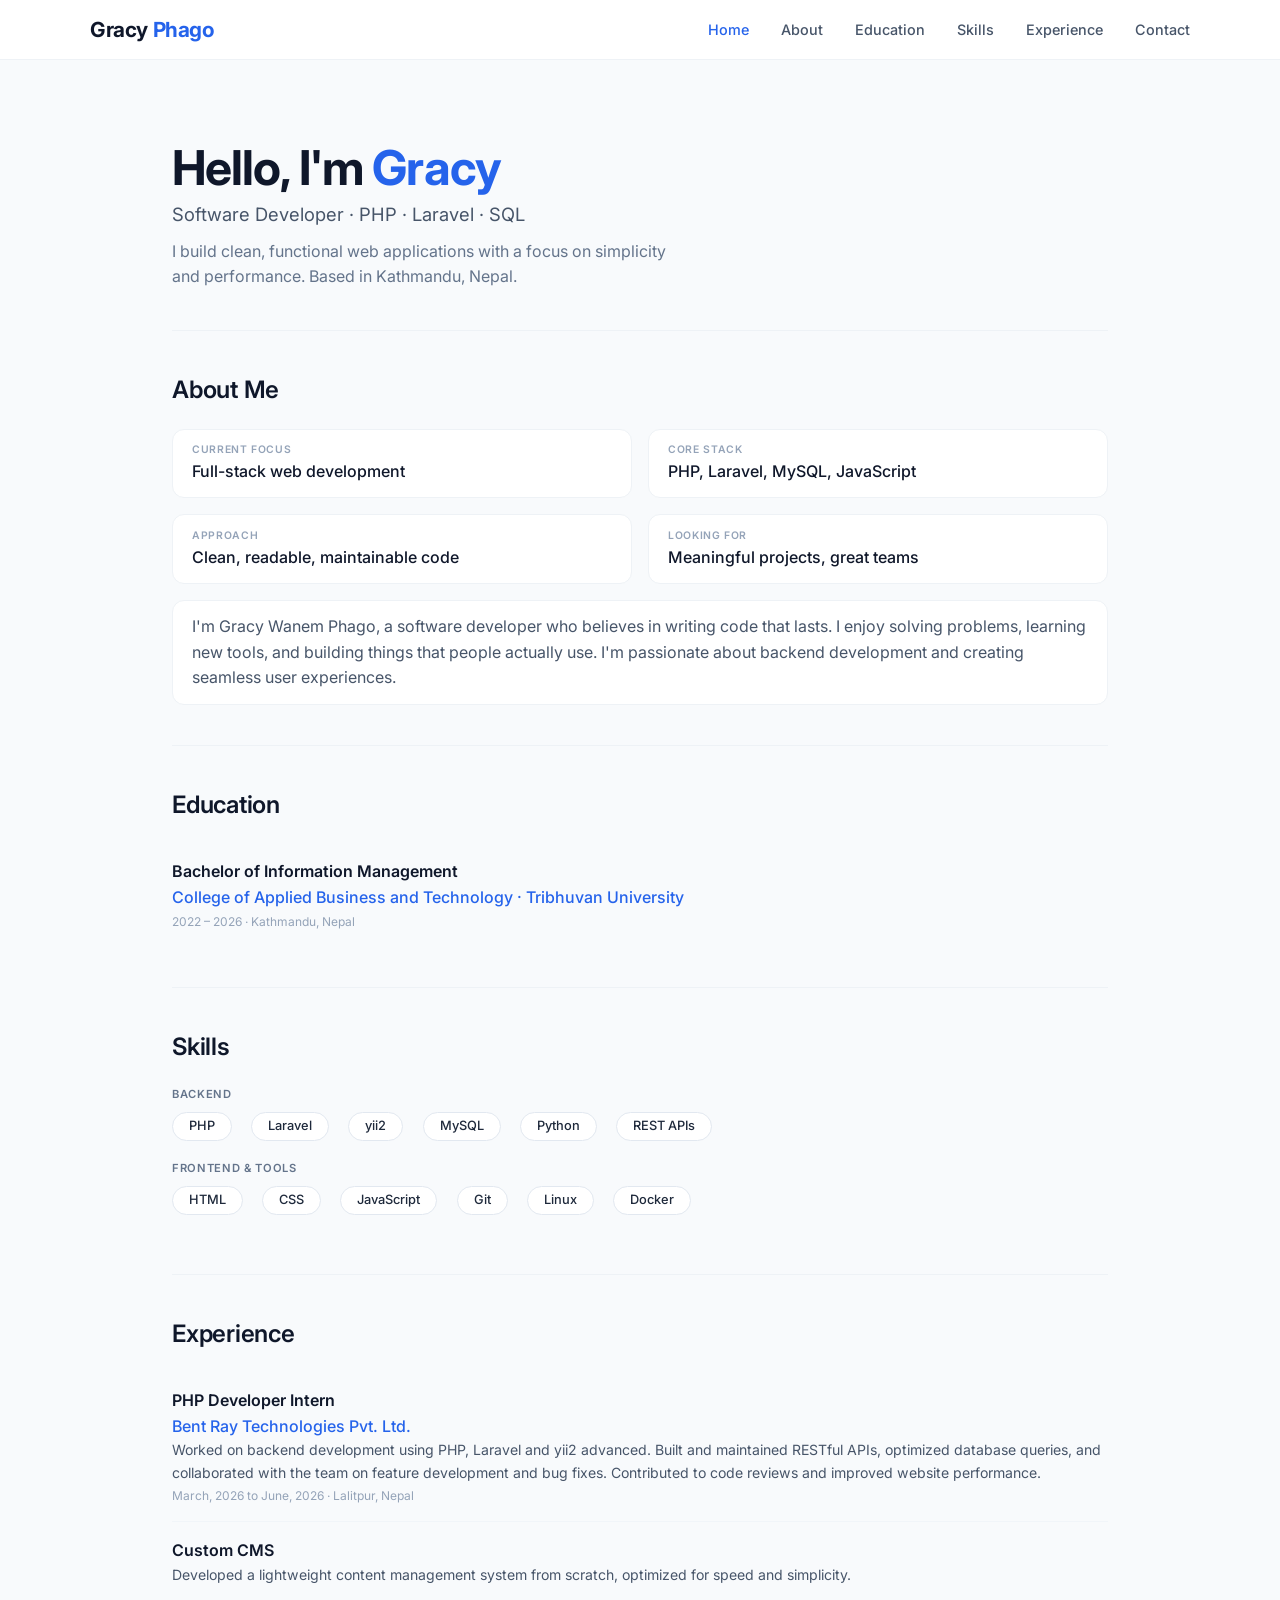
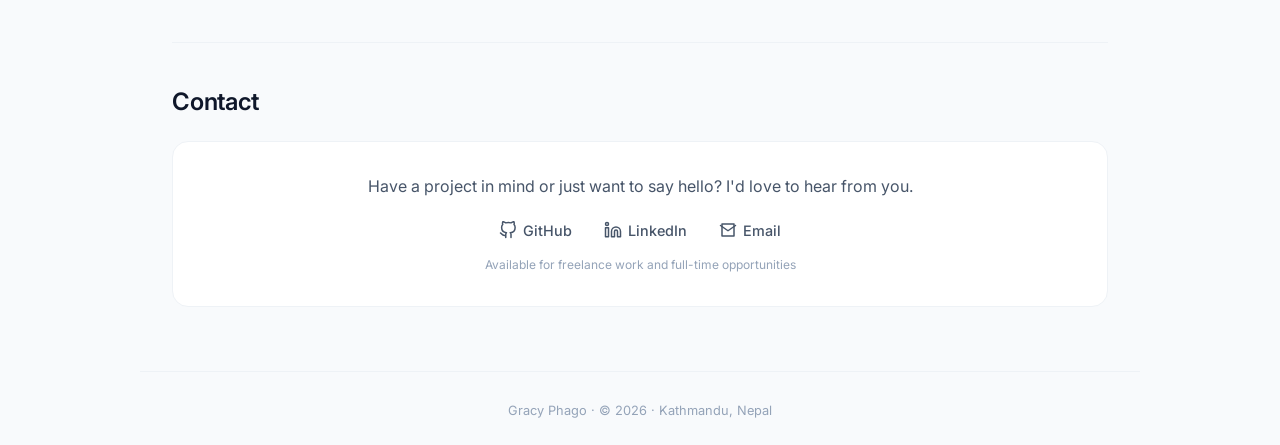
<file: index.html>
<!DOCTYPE html>
<html lang="en">

<head>
  <meta charset="UTF-8" />
  <meta name="viewport" content="width=device-width, initial-scale=1.0" />
  <link rel="icon"
    href="data:image/svg+xml,<svg xmlns='http://www.w3.org/2000/svg' viewBox='0 0 100 100'><text y='.9em' font-size='90'>GP</text></svg>" />
  <!-- Primary Meta Tags -->
  <title>Gracy Phago | Software Developer Portfolio | Nepal</title>

  <meta name="title" content="Gracy Phago | Software Developer Portfolio" />

  <meta name="description"
    content="Gracy Phago is a software developer specializing in Laravel, PHP, JavaScript, and modern web applications." />

  <meta name="keywords"
    content="Gracy Phago, Gracy Wanem Phago, Software Developer,  Software Developer in Kathmandu,Web Developer, Laravel Developer, PHP Developer, PHP Developer in Kathmandu, JavaScript Developer, SQL, Portfolio, Nepal, Kathmandu" />

  <meta name="robots" content="index, follow" />
  <meta name="author" content="Gracy Phago" />

  <link rel="canonical" href="https://gracyphago.com.np/" />

  <!-- Open Graph -->
  <meta property="og:type" content="website" />
  <meta property="og:url" content="https://gracyphago.com.np/" />
  <meta property="og:title" content="Gracy Phago | Software Developer Portfolio" />
  <meta property="og:description"
    content="Gracy Phago is a software developer specializing in Laravel, PHP, JavaScript, and modern web applications." />
  <meta property="og:image" content="https://gracyphago.com.np/og-image.jpg" />

  <!-- Twitter -->
  <meta name="twitter:card" content="summary_large_image" />
  <meta name="twitter:url" content="https://gracyphago.com.np/" />
  <meta name="twitter:title" content="Gracy Phago | Software Developer Portfolio" />
  <meta name="twitter:description"
    content="Gracy Phago is a software developer specializing in Laravel, PHP, JavaScript, and modern web applications." />
  <meta name="twitter:image" content="https://gracyphago.com.np/og-image.jpg" />

  <!-- Apple Touch Icon -->
  <link rel="apple-touch-icon" sizes="180x180" href="apple-touch-icon.png" />
  <link rel="icon" type="image/png" sizes="32x32" href="favicon-32x32.png" />
  <link rel="icon" type="image/png" sizes="16x16" href="favicon-16x16.png" />

  <!-- Fonts -->
  <link rel="preconnect" href="https://fonts.googleapis.com" />
  <link
    href="https://fonts.googleapis.com/css2?family=Inter:opsz,wght@14..32,300;14..32,400;14..32,500;14..32,600;14..32,700&display=swap"
    rel="stylesheet" />

  <link rel="stylesheet" href="style.css" />

  <!-- JSON-LD Structured Data -->
  <script type="application/ld+json">
  {
    "@context": "https://schema.org",
    "@type": "Person",
    "name": "Gracy Phago",
    "jobTitle": "Software Developer",
    "url": "https://gracyphago.com.np/",
    "address": {
      "@type": "PostalAddress",
      "addressCountry": "Nepal",
      "addressLocality": "Kathmandu"
    },
    "sameAs": [
      "https://github.com/phagogracy",
      "https://www.linkedin.com/in/gracy-wanem-phago-60000b256/"
    ],
    "alumniOf": {
      "@type": "EducationalOrganization",
      "name": "Tribhuvan University"
    },
    "knowsAbout": [
      "PHP",
      "Laravel",
      "JavaScript",
      "SQL",
      "HTML",
      "CSS",
      "Web Development"
    ]
  }
  </script>
</head>

<body>
  <!-- navigation -->
  <nav class="navbar">
    <div class="nav-container">
      <div class="logo">Gracy <span>Phago</span></div>
      <div class="nav-links">
        <a href="#home" class="active">Home</a>
        <a href="#about">About</a>
        <a href="#education">Education</a>
        <a href="#skills">Skills</a>
        <a href="#experience">Experience</a>
        <a href="#contact">Contact</a>
      </div>
    </div>
  </nav>

  <!-- main content -->
  <div class="container">

    <!-- hero / home -->
    <section id="home" class="hero">
      <h1>Hello, I'm <span>Gracy</span></h1>
      <div class="tagline">Software Developer · PHP · Laravel · SQL</div>
      <p>I build clean, functional web applications with a focus on simplicity and performance. Based in Kathmandu,
        Nepal.</p>
    </section>

    <!-- about -->
    <section id="about">
      <h2>About Me</h2>
      <div class="about-grid">
        <div class="about-item">
          <div class="label">Current focus</div>
          <div class="value">Full-stack web development</div>
        </div>
        <div class="about-item">
          <div class="label">Core stack</div>
          <div class="value">PHP, Laravel, MySQL, JavaScript</div>
        </div>
        <div class="about-item">
          <div class="label">Approach</div>
          <div class="value">Clean, readable, maintainable code</div>
        </div>
        <div class="about-item">
          <div class="label">Looking for</div>
          <div class="value">Meaningful projects, great teams</div>
        </div>
        <div class="about-bio">
          <p>I'm Gracy Wanem Phago, a software developer who believes in writing code that lasts. I enjoy solving problems,
            learning new tools, and building things that people actually use. I'm passionate about backend development
            and creating seamless user experiences.</p>
        </div>
      </div>
    </section>
    <!-- education -->
    <section id="education">
      <h2>Education</h2>

      <div class="edu-item">
        <div>
          <div class="edu-title">Bachelor of Information Management</div>
          <div class="edu-school">
            <a href="https://cab.edu.np" target="_blank" rel="noopener noreferrer">College of Applied Business and
              Technology</a> · Tribhuvan University
          </div>
          <div class="edu-meta">2022 – 2026 · Kathmandu, Nepal</div>
        </div>
      </div>
    </section>

    <!-- skills -->
    <section id="skills">
      <h2>Skills</h2>
      <div class="skill-group">
        <div class="skill-group-title">Backend</div>
        <div class="skill-row">
          <span class="skill-tag">PHP</span>
          <span class="skill-tag">Laravel</span>
          <span class="skill-tag">yii2</span>
          <span class="skill-tag">MySQL</span>
          <span class="skill-tag">Python</span>
          <span class="skill-tag">REST APIs</span>
        </div>
      </div>
      <div class="skill-group">
        <div class="skill-group-title">Frontend &amp; Tools</div>
        <div class="skill-row">
          <span class="skill-tag">HTML</span>
          <span class="skill-tag">CSS</span>
          <span class="skill-tag">JavaScript</span>
          <span class="skill-tag">Git</span>
          <span class="skill-tag">Linux</span>
          <span class="skill-tag">Docker</span>
        </div>
      </div>
    </section>

    <!-- experience -->
    <section id="experience">
      <h2>Experience</h2>
      <div class="exp-item">
        <div>
          <div class="exp-title">PHP Developer Intern</div>
          <div class="exp-company">
            <a href="https://bentraytech.com" target="_blank" rel="noopener noreferrer">
              Bent Ray Technologies Pvt. Ltd.
            </a>
          </div>
          <div class="exp-desc">Worked on backend development using PHP, Laravel and yii2 advanced. Built and maintained
            RESTful APIs, optimized database queries, and collaborated with the team on feature development and bug
            fixes. Contributed to code reviews and improved website performance.</div>
          <div class="exp-meta">March, 2026 to June, 2026 · Lalitpur, Nepal</div>
        </div>
      </div>

      <div class="exp-item">
        <div>
          <div class="exp-title">Custom CMS</div>
          <div class="exp-desc">Developed a lightweight content management system from scratch, optimized for speed and
            simplicity.</div>
        </div>
      </div>
    </section>
    <!-- contact -->
    <section id="contact">
      <h2>Contact</h2>
      <div class="contact-box">
        <p>Have a project in mind or just want to say hello? I'd love to hear from you.</p>
        <div class="social-links">
          <a href="https://github.com/phagogracy" target="_blank" rel="noopener">
            <svg width="18" height="18" viewBox="0 0 24 24" fill="none" stroke="currentColor" stroke-width="2"
              stroke-linecap="round" stroke-linejoin="round">
              <path
                d="M9 19c-5 1.5-5-2.5-7-3m14 6v-3.87a3.37 3.37 0 0 0-.94-2.61c3.14-.35 6.44-1.54 6.44-7A5.44 5.44 0 0 0 20 4.77 5.07 5.07 0 0 0 19.91 1S18.73.65 16 2.48a13.38 13.38 0 0 0-7 0C6.27.65 5.09 1 5.09 1A5.07 5.07 0 0 0 5 4.77a5.44 5.44 0 0 0-1.5 3.78c0 5.42 3.3 6.61 6.44 7A3.37 3.37 0 0 0 9 18.13V22">
              </path>
            </svg>
            GitHub
          </a>
          <a href="https://www.linkedin.com/in/gracy-wanem-phago-60000b256/" target="_blank" rel="noopener">
            <svg width="18" height="18" viewBox="0 0 24 24" fill="none" stroke="currentColor" stroke-width="2"
              stroke-linecap="round" stroke-linejoin="round">
              <path d="M16 8a6 6 0 0 1 6 6v7h-4v-7a2 2 0 0 0-2-2 2 2 0 0 0-2 2v7h-4v-7a6 6 0 0 1 6-6z"></path>
              <rect x="2" y="9" width="4" height="12"></rect>
              <circle cx="4" cy="4" r="2"></circle>
            </svg>
            LinkedIn
          </a>
          <a href="mailto:phagogracy085@gmail.com">
            <svg width="18" height="18" viewBox="0 0 24 24" fill="none" stroke="currentColor" stroke-width="2"
              stroke-linecap="round" stroke-linejoin="round">
              <path d="M4 4h16v16H4z"></path>
              <polyline points="22,6 12,13 2,6"></polyline>
            </svg>
            Email
          </a>
        </div>
        <div class="contact-note">Available for freelance work and full-time opportunities</div>
      </div>
    </section>
  </div>

  <!-- footer -->
  <footer>
    <span>Gracy Phago</span> · <span>© 2026</span> · <span>Kathmandu, Nepal</span>
  </footer>

  <script src="script.js"></script>
</body>

</html>
</file>
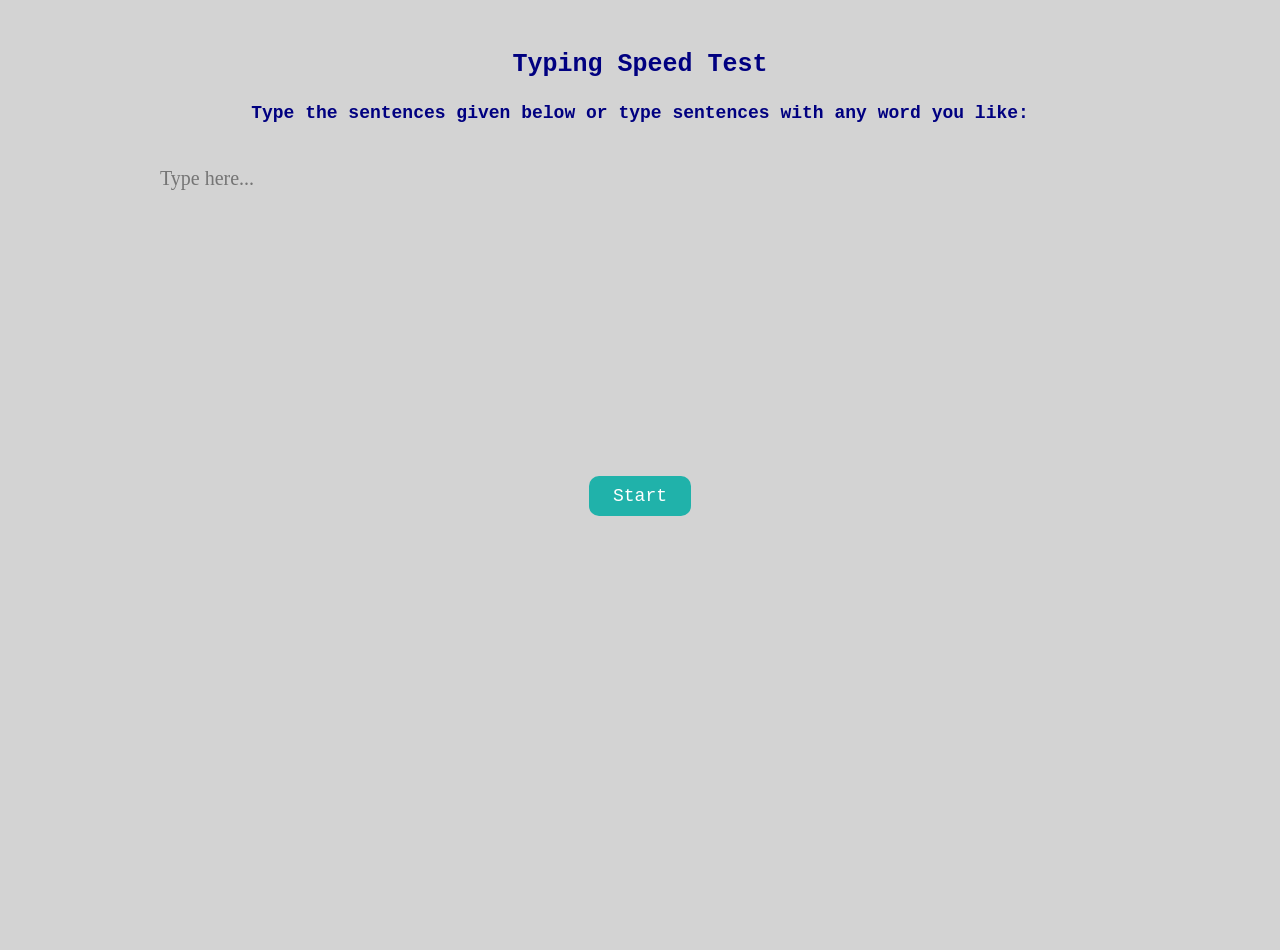
<file: typingtest/index.html>
<!DOCTYPE html>
<html lang="en">
<head>
    <meta charset="UTF-8">
    <meta http-equiv="X-UA-Compatible" content="IE=edge">
    <meta name="viewport" content="width=device-width, initial-scale=1.0">
    <title>Typing Test</title>
    <link rel="stylesheet" href="./style.css">
</head>
<body>

    <div class="container">
        <h2>Typing Speed Test</h2>
        <h3>Type the sentences given below or type sentences with any word you like:</h3>
        <h4 id="showSentence"></h4>
        <br>

        <div class="typing_section">
            <textarea name="textarea" id="textarea" placeholder="Type here..."></textarea>
            <br>
            <button id="btn">Start</button>
            <h1 id="score"></h1>
        </div>
    </div>

    <script src="./main.js"></script>
</body>
</html>
</file>
<file: style.css>
/* reset & base */
* {
    margin: 0;
    padding: 0;
    box-sizing: border-box;
}

html {
    scroll-behavior: smooth;
}

body {
    font-family: 'Inter', system-ui, -apple-system, sans-serif;
    background: #f8fafc;
    color: #0f172a;
    line-height: 1.6;
}

/*  navigation  */
.navbar {
    background: white;
    border-bottom: 1px solid #eef2f6;
    padding: 0.8rem 2rem;
    position: sticky;
    top: 0;
    z-index: 100;
    backdrop-filter: blur(8px);
    background: rgba(255, 255, 255, 0.92);
}

.nav-container {
    max-width: 1100px;
    margin: 0 auto;
    display: flex;
    justify-content: space-between;
    align-items: center;
    flex-wrap: wrap;
    gap: 1rem;
}

.logo {
    font-size: 1.3rem;
    font-weight: 700;
    letter-spacing: -0.02em;
}

.logo span {
    color: #2563eb;
}

.nav-links {
    display: flex;
    gap: 2rem;
    flex-wrap: wrap;
}

.nav-links a {
    color: #475569;
    text-decoration: none;
    font-size: 0.9rem;
    font-weight: 500;
    transition: color 0.2s;
}

.nav-links a:hover {
    color: #2563eb;
}

.nav-links a.active {
    color: #2563eb;
}

/*  container  */
.container {
    max-width: 1000px;
    margin: 0 auto;
    padding: 2rem 2rem 1.5rem;
}

/*  hero section  */
.hero {
    padding: 3rem 0 2.5rem;
}

.hero h1 {
    font-size: 3rem;
    font-weight: 700;
    letter-spacing: -0.02em;
    line-height: 1.15;
    margin-bottom: 0.3rem;
}

.hero h1 span {
    color: #2563eb;
}

.hero .tagline {
    font-size: 1.15rem;
    color: #475569;
    margin-bottom: 0.6rem;
}

.hero p {
    color: #64748b;
    max-width: 520px;
    font-size: 1rem;
}

/*  sections  */
section {
    padding: 2.5rem 0;
    border-bottom: 1px solid #eef2f6;
}

section:last-of-type {
    border-bottom: none;
}

h2 {
    font-size: 1.5rem;
    font-weight: 600;
    margin-bottom: 1.2rem;
    color: #0f172a;
    letter-spacing: -0.01em;
}

/* about */
.about-grid {
    display: grid;
    grid-template-columns: 1fr 1fr;
    gap: 1rem;
}

.about-item {
    background: white;
    padding: 0.8rem 1.2rem;
    border-radius: 12px;
    border: 1px solid #eef2f6;
}

.about-item .label {
    font-size: 0.65rem;
    text-transform: uppercase;
    letter-spacing: 0.06em;
    color: #94a3b8;
    font-weight: 600;
}

.about-item .value {
    font-weight: 500;
    color: #0f172a;
}

.about-bio {
    grid-column: 1 / -1;
    background: white;
    padding: 0.8rem 1.2rem;
    border-radius: 12px;
    border: 1px solid #eef2f6;
}

.about-bio p {
    color: #475569;
}

/* education */
.edu-item {
    display: flex;
    gap: 1rem;
    padding: 1rem 0;
    border-bottom: 1px solid #f1f5f9;
}

.edu-item:last-child {
    border-bottom: none;
}

.edu-title {
    font-weight: 600;
    font-size: 1rem;
    color: #0f172a;
}

.edu-school {
    font-weight: 500;
    color: #2563eb;
}

.edu-school a {
    color: #2563eb;
    text-decoration: none;
    font-weight: 500;
    transition: color 0.2s, border-bottom 0.2s;
    border-bottom: 1px solid transparent;
}

.edu-school a:hover {
    color: #1d4ed8;
    border-bottom: 1px solid #2563eb;
}

.edu-desc {
    font-size: 0.88rem;
    color: #475569;
}

.edu-meta {
    font-size: 0.75rem;
    color: #94a3b8;
    margin-top: 0.1rem;
}

/* skills */
.skill-group {
    margin-bottom: 1.2rem;
}

.skill-group-title {
    font-size: 0.7rem;
    font-weight: 600;
    text-transform: uppercase;
    letter-spacing: 0.06em;
    color: #64748b;
    margin-bottom: 0.5rem;
}

.skill-row {
    display: flex;
    flex-wrap: wrap;
    gap: 0.5rem 1.2rem;
}

.skill-tag {
    background: white;
    padding: 0.2rem 1rem;
    border-radius: 20px;
    font-size: 0.8rem;
    font-weight: 500;
    color: #1e293b;
    border: 1px solid #e2e8f0;
}

/* experience */
.exp-item {
    display: flex;
    gap: 1rem;
    padding: 1rem 0;
    border-bottom: 1px solid #f1f5f9;
}

.exp-item:last-child {
    border-bottom: none;
}

.exp-title {
    font-weight: 600;
    font-size: 1rem;
    color: #0f172a;
}

.exp-company {
    font-weight: 500;
    color: #2563eb;
}

.exp-company a {
    color: #2563eb;
    text-decoration: none;
    font-weight: 500;
    transition: color 0.2s, border-bottom 0.2s;
    border-bottom: 1px solid transparent;
}

.exp-company a:hover {
    color: #1d4ed8;
    border-bottom: 1px solid #2563eb;
}

.exp-desc {
    font-size: 0.88rem;
    color: #475569;
}

.exp-meta {
    font-size: 0.75rem;
    color: #94a3b8;
    margin-top: 0.1rem;
}

/* contact */
.contact-box {
    background: white;
    border-radius: 16px;
    padding: 2rem 2rem;
    text-align: center;
    border: 1px solid #eef2f6;
}

.contact-box p {
    color: #475569;
    margin-bottom: 1.2rem;
}

.social-links {
    display: flex;
    justify-content: center;
    gap: 2rem;
    flex-wrap: wrap;
}

.social-links a {
    color: #475569;
    text-decoration: none;
    font-weight: 500;
    font-size: 0.9rem;
    display: inline-flex;
    align-items: center;
    gap: 6px;
    transition: color 0.2s;
}

.social-links a:hover {
    color: #2563eb;
}

.contact-note {
    margin-top: 0.8rem;
    font-size: 0.75rem;
    color: #94a3b8;
}

/*  footer  */
footer {
    text-align: center;
    padding: 1.8rem 2rem 1.5rem;
    border-top: 1px solid #eef2f6;
    font-size: 0.8rem;
    color: #94a3b8;
    max-width: 1000px;
    margin: 0 auto;
}

/*  responsive  */
@media (max-width: 768px) {
    .navbar {
        padding: 0.7rem 1.2rem;
    }

    .nav-container {
        flex-direction: column;
        align-items: stretch;
        text-align: center;
    }

    .nav-links {
        justify-content: center;
        gap: 1.2rem;
    }

    .container {
        padding: 1.2rem 1.2rem;
    }

    .hero h1 {
        font-size: 2.2rem;
    }

    .about-grid {
        grid-template-columns: 1fr;
    }

    .about-bio {
        grid-column: 1;
    }

    .contact-box {
        padding: 1.5rem 1.2rem;
    }

    .social-links {
        gap: 1.2rem;
    }
}

@media (max-width: 480px) {
    .navbar {
        padding: 0.6rem 0.8rem;
    }

    .container {
        padding: 0.8rem 0.8rem;
    }

    .hero h1 {
        font-size: 1.8rem;
    }

    .hero .tagline {
        font-size: 1rem;
    }

    .exp-item {
        flex-direction: column;
        gap: 0.2rem;
    }

    .nav-links {
        gap: 0.8rem;
    }

    .nav-links a {
        font-size: 0.8rem;
    }
}
</file>
<file: typingtest/style.css>
*{
    margin: 0;
    padding: 0;
    box-sizing: border-box;
    font-family: Courier New;
}

:root{
    font-size: 62.5%;
}

body{
    width: 100%;
    min-height: 100vh;
    background-color: lightgrey;
}

.container{
    display: block;
    justify-content: center;
    align-items: center;
    margin-top: 5rem;
}

.typing_section{
    text-align: center;
}

#textarea{
    border: 1px solid #a084dc;
    font-family: 'Roboto';
    border: 10px;
    width: 100rem;
    max-width: 100rem;
    height: 30rem;
    padding: 1rem 2rem;
    font-size: 20px;
    resize: none;
    background-color: transparent;
}
#textarea:focus{
    border-color: purple;
}

#btn{
    display: inline-block;
    padding: 1rem 2.4rem;
    border: none;
    border-radius: 1rem;
    background-color: lightseagreen;
    color: white;
    font-size: 1.8rem;
    margin-top: 1.6rem;
}
#btn:hover {
    background-color: #555555;
    color: white;
}
h2{
    font-size: 2.5rem;
    text-transform: capitalize;
    color: navy;
    text-align: center;
}
h3{
    text-align: center;
    margin-top: 2.44rem;
    font-size: 18px;
    color: navy;
}
h4{
    text-align: center;
    margin-top: 2.22rem;
    font-size: 18px;
    color: navy;
}
</file>
